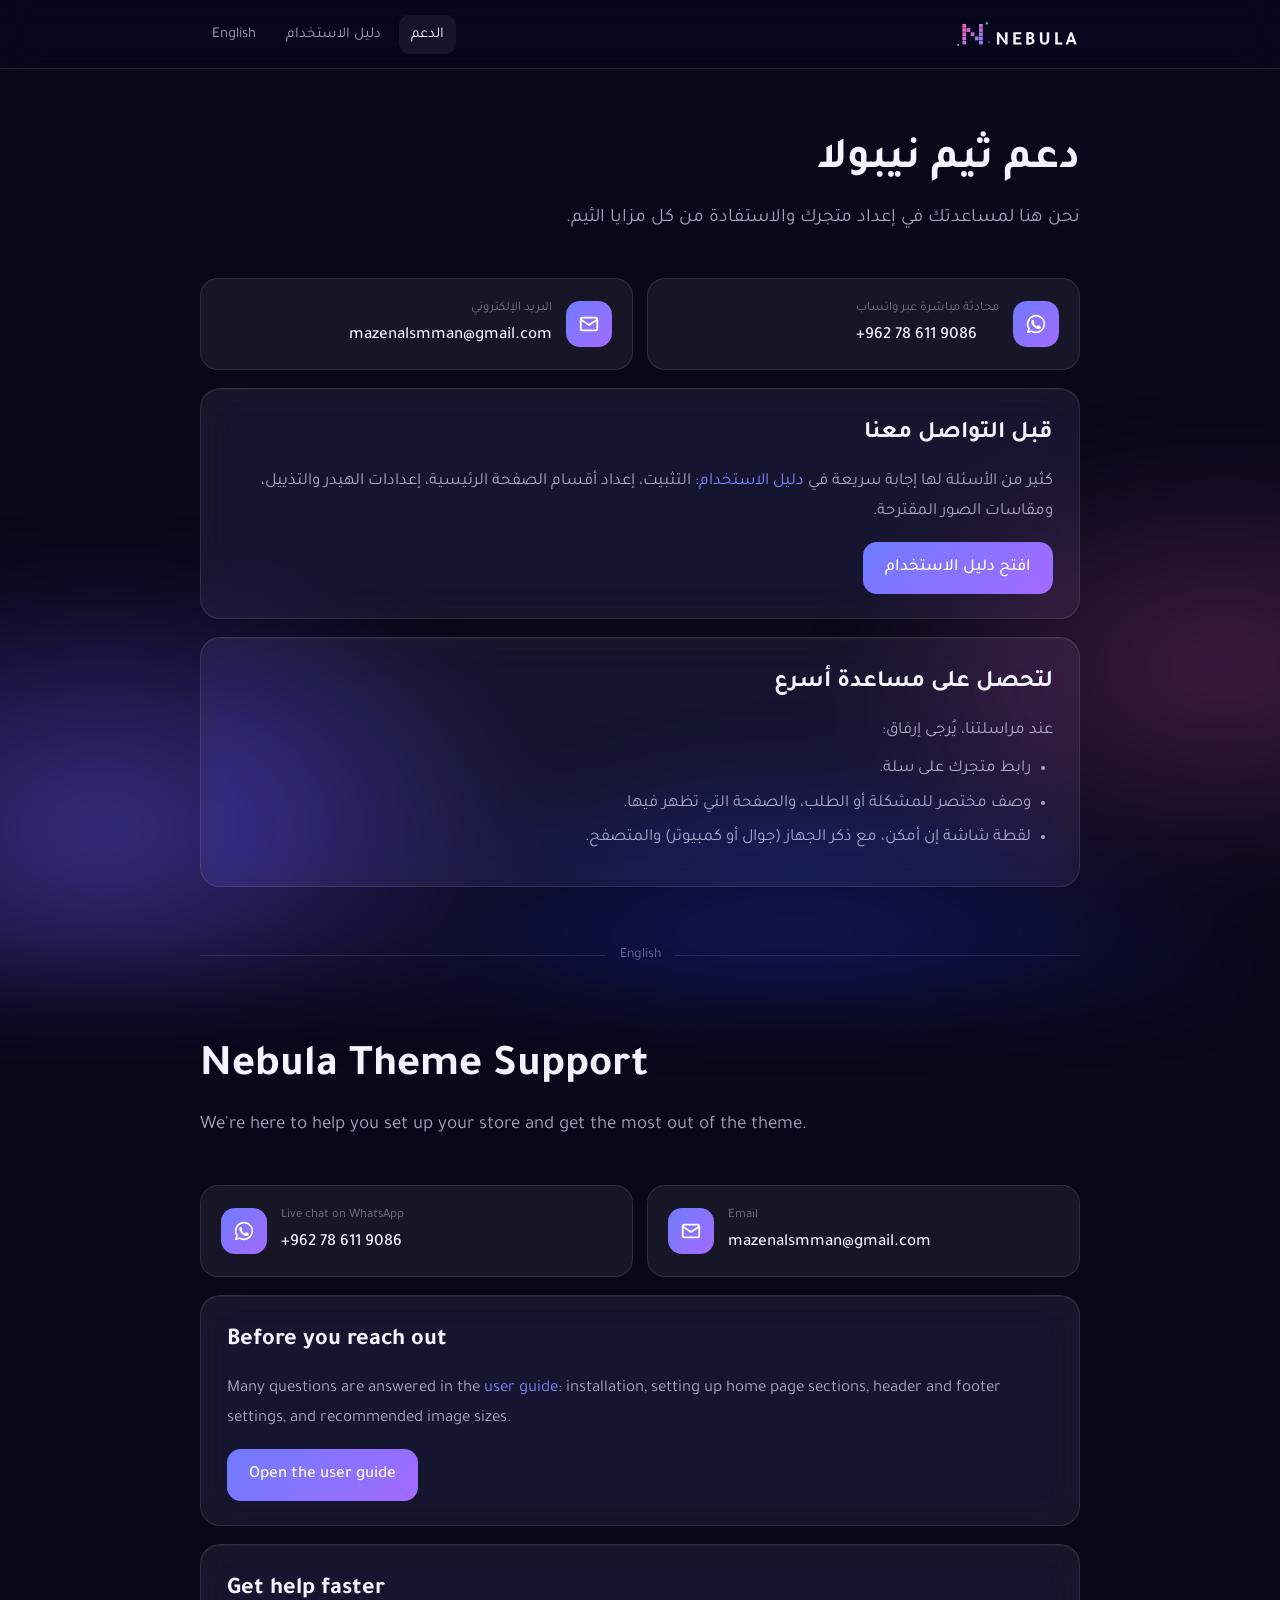
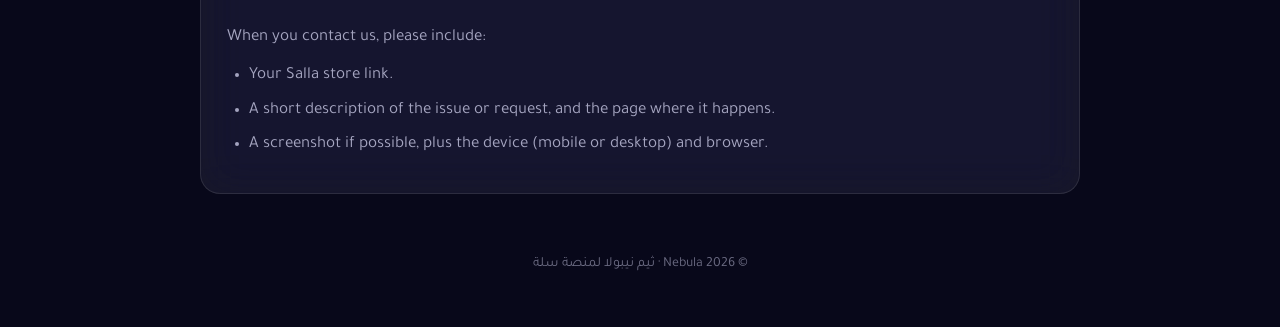
<file: index.html>
<!doctype html>
<html lang="ar" dir="rtl">
<head>
  <meta charset="utf-8">
  <meta name="viewport" content="width=device-width, initial-scale=1">
  <title>دعم ثيم نيبولا · Nebula Theme Support</title>
  <meta name="description" content="الدعم الفني لثيم نيبولا على منصة سلة — Support for the Nebula theme on Salla.">
  <link rel="icon" href="assets/favicon.png">
  <link rel="apple-touch-icon" href="assets/apple-touch-icon.png">
  <link rel="preconnect" href="https://fonts.googleapis.com">
  <link rel="preconnect" href="https://fonts.gstatic.com" crossorigin>
  <link href="https://fonts.googleapis.com/css2?family=Tajawal:wght@400;500;700&display=swap" rel="stylesheet">
  <link rel="stylesheet" href="assets/style.css">
</head>
<body>
  <header class="top">
    <div class="wrap">
      <a href="./"><img src="assets/logo.svg" alt="Nebula"></a>
      <nav>
        <a class="on" href="./">الدعم</a>
        <a href="guide/">دليل الاستخدام</a>
        <a href="#en">English</a>
      </nav>
    </div>
  </header>

  <main class="wrap">
    <!-- ===================== العربية ===================== -->
    <section class="hero">
      <h1>دعم ثيم نيبولا</h1>
      <p>نحن هنا لمساعدتك في إعداد متجرك والاستفادة من كل مزايا الثيم.</p>
    </section>

    <div class="contacts">
      <a class="contact" href="https://wa.me/962786119086" target="_blank" rel="noopener">
        <span class="ic"><svg viewBox="0 0 24 24" fill="#fff"><path d="M12 2a10 10 0 0 0-8.6 15.1L2 22l5-1.3A10 10 0 1 0 12 2zm0 18.2a8.2 8.2 0 0 1-4.2-1.2l-.3-.2-3 .8.8-2.9-.2-.3A8.2 8.2 0 1 1 12 20.2zm4.5-6.1c-.2-.1-1.5-.7-1.7-.8-.2-.1-.4-.1-.6.1l-.8 1c-.1.2-.3.2-.5.1a6.7 6.7 0 0 1-3.3-2.9c-.3-.4.2-.4.7-1.3.1-.2 0-.3 0-.4l-.8-1.8c-.2-.5-.4-.4-.6-.4h-.5a1 1 0 0 0-.7.3 2.9 2.9 0 0 0-.9 2.2 5 5 0 0 0 1.1 2.7 11.5 11.5 0 0 0 4.4 3.9c1.6.7 2.3.8 3.1.6.5-.1 1.5-.6 1.7-1.2.2-.6.2-1.1.1-1.2l-.5-.3z"/></svg></span>
        <div><small>محادثة مباشرة عبر واتساب</small><span>+962 78 611 9086</span></div>
      </a>
      <a class="contact" href="mailto:mazenalsmman@gmail.com">
        <span class="ic"><svg viewBox="0 0 24 24" fill="none" stroke="#fff" stroke-width="2" stroke-linecap="round" stroke-linejoin="round"><rect x="3" y="5" width="18" height="14" rx="2"/><path d="m3 7 9 6 9-6"/></svg></span>
        <div><small>البريد الإلكتروني</small><span>mazenalsmman@gmail.com</span></div>
      </a>
    </div>

    <div class="card">
      <h2>قبل التواصل معنا</h2>
      <p>كثير من الأسئلة لها إجابة سريعة في <a href="guide/">دليل الاستخدام</a>: التثبيت، إعداد أقسام الصفحة الرئيسية، إعدادات الهيدر والتذييل، ومقاسات الصور المقترحة.</p>
      <a class="btn" href="guide/">افتح دليل الاستخدام</a>
    </div>

    <div class="card">
      <h2>لتحصل على مساعدة أسرع</h2>
      <p>عند مراسلتنا، يُرجى إرفاق:</p>
      <ul>
        <li>رابط متجرك على سلة.</li>
        <li>وصف مختصر للمشكلة أو الطلب، والصفحة التي تظهر فيها.</li>
        <li>لقطة شاشة إن أمكن، مع ذكر الجهاز (جوال أو كمبيوتر) والمتصفح.</li>
      </ul>
    </div>

    <!-- ===================== English ===================== -->
    <div class="lang-divider" id="en">English</div>
    <div dir="ltr" lang="en">
      <section class="hero">
        <h1>Nebula Theme Support</h1>
        <p>We're here to help you set up your store and get the most out of the theme.</p>
      </section>

      <div class="contacts">
        <a class="contact" href="https://wa.me/962786119086" target="_blank" rel="noopener">
          <span class="ic"><svg viewBox="0 0 24 24" fill="#fff"><path d="M12 2a10 10 0 0 0-8.6 15.1L2 22l5-1.3A10 10 0 1 0 12 2zm0 18.2a8.2 8.2 0 0 1-4.2-1.2l-.3-.2-3 .8.8-2.9-.2-.3A8.2 8.2 0 1 1 12 20.2zm4.5-6.1c-.2-.1-1.5-.7-1.7-.8-.2-.1-.4-.1-.6.1l-.8 1c-.1.2-.3.2-.5.1a6.7 6.7 0 0 1-3.3-2.9c-.3-.4.2-.4.7-1.3.1-.2 0-.3 0-.4l-.8-1.8c-.2-.5-.4-.4-.6-.4h-.5a1 1 0 0 0-.7.3 2.9 2.9 0 0 0-.9 2.2 5 5 0 0 0 1.1 2.7 11.5 11.5 0 0 0 4.4 3.9c1.6.7 2.3.8 3.1.6.5-.1 1.5-.6 1.7-1.2.2-.6.2-1.1.1-1.2l-.5-.3z"/></svg></span>
          <div><small>Live chat on WhatsApp</small><span>+962 78 611 9086</span></div>
        </a>
        <a class="contact" href="mailto:mazenalsmman@gmail.com">
          <span class="ic"><svg viewBox="0 0 24 24" fill="none" stroke="#fff" stroke-width="2" stroke-linecap="round" stroke-linejoin="round"><rect x="3" y="5" width="18" height="14" rx="2"/><path d="m3 7 9 6 9-6"/></svg></span>
          <div><small>Email</small><span>mazenalsmman@gmail.com</span></div>
        </a>
      </div>

      <div class="card">
        <h2>Before you reach out</h2>
        <p>Many questions are answered in the <a href="guide/#en">user guide</a>: installation, setting up home page sections, header and footer settings, and recommended image sizes.</p>
        <a class="btn" href="guide/#en">Open the user guide</a>
      </div>

      <div class="card">
        <h2>Get help faster</h2>
        <p>When you contact us, please include:</p>
        <ul>
          <li>Your Salla store link.</li>
          <li>A short description of the issue or request, and the page where it happens.</li>
          <li>A screenshot if possible, plus the device (mobile or desktop) and browser.</li>
        </ul>
      </div>
    </div>
  </main>

  <footer>© 2026 Nebula · ثيم نيبولا لمنصة سلة</footer>
</body>
</html>
</file>
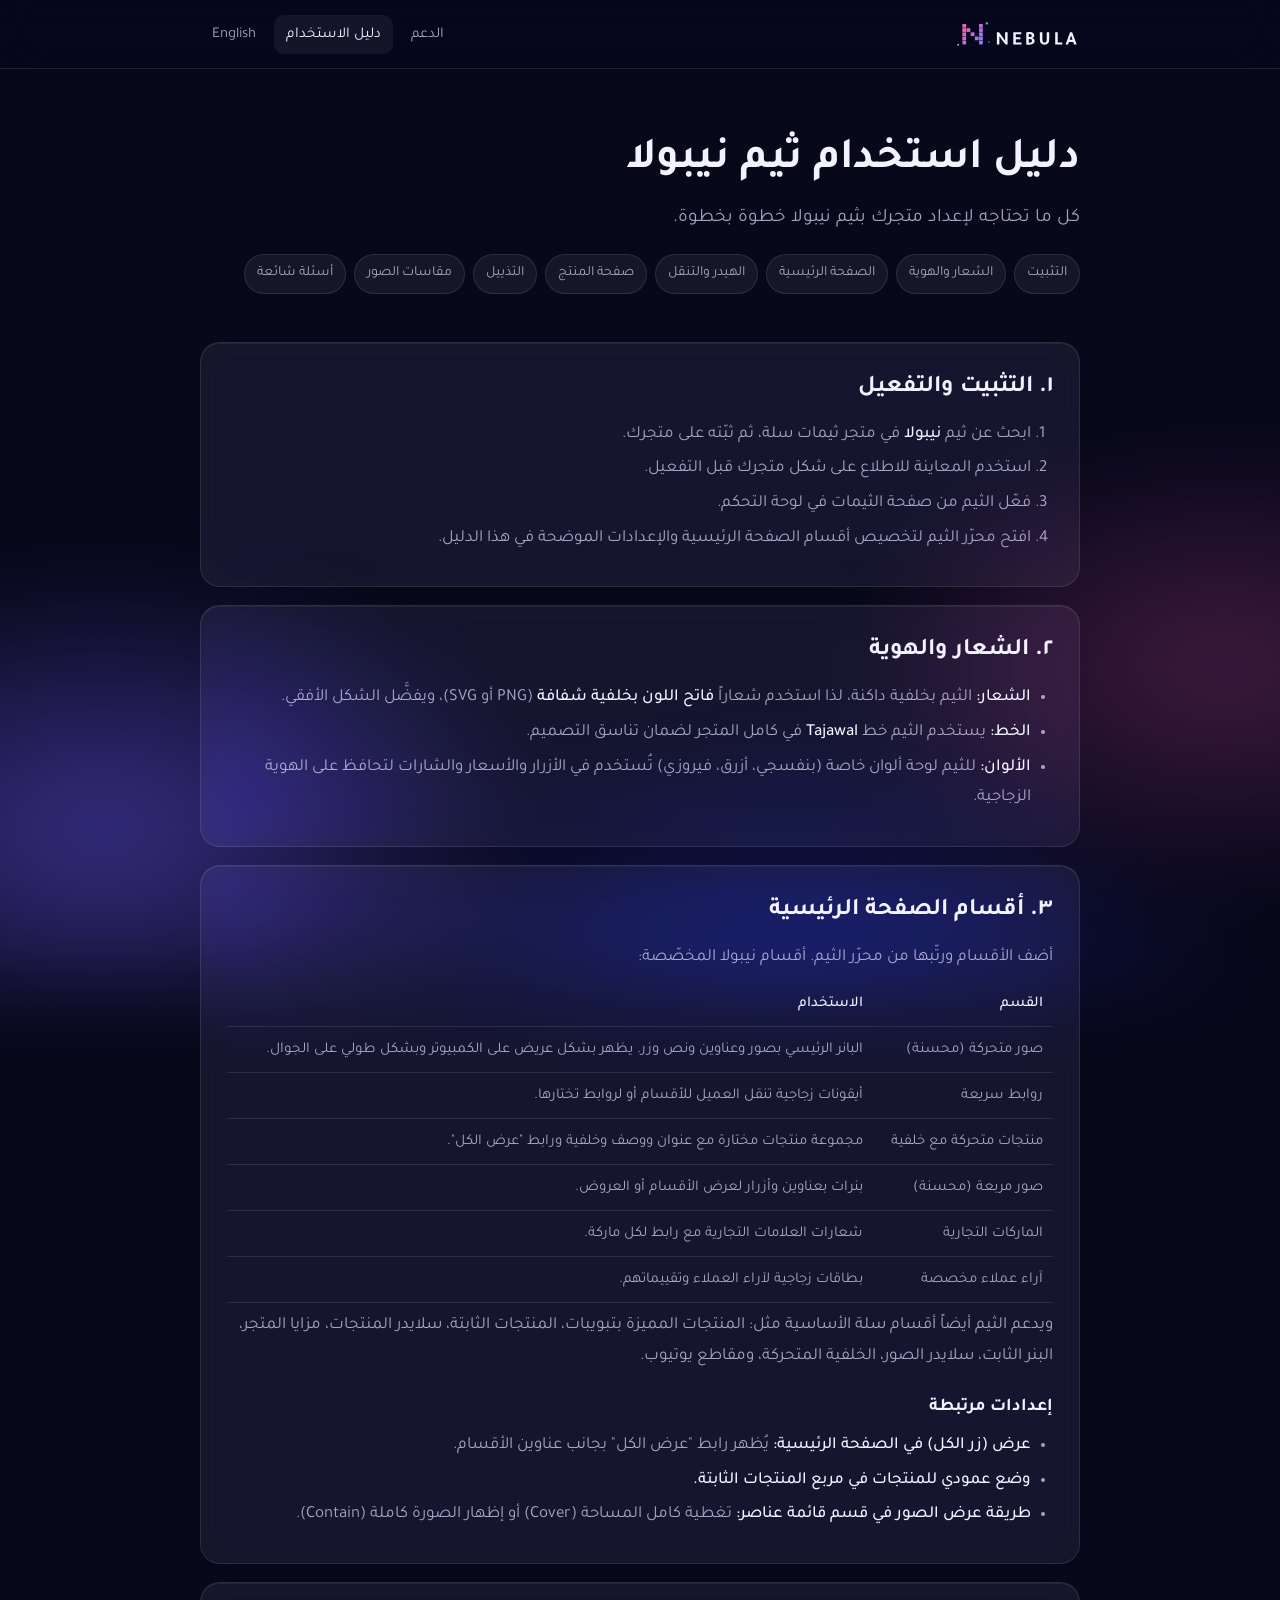
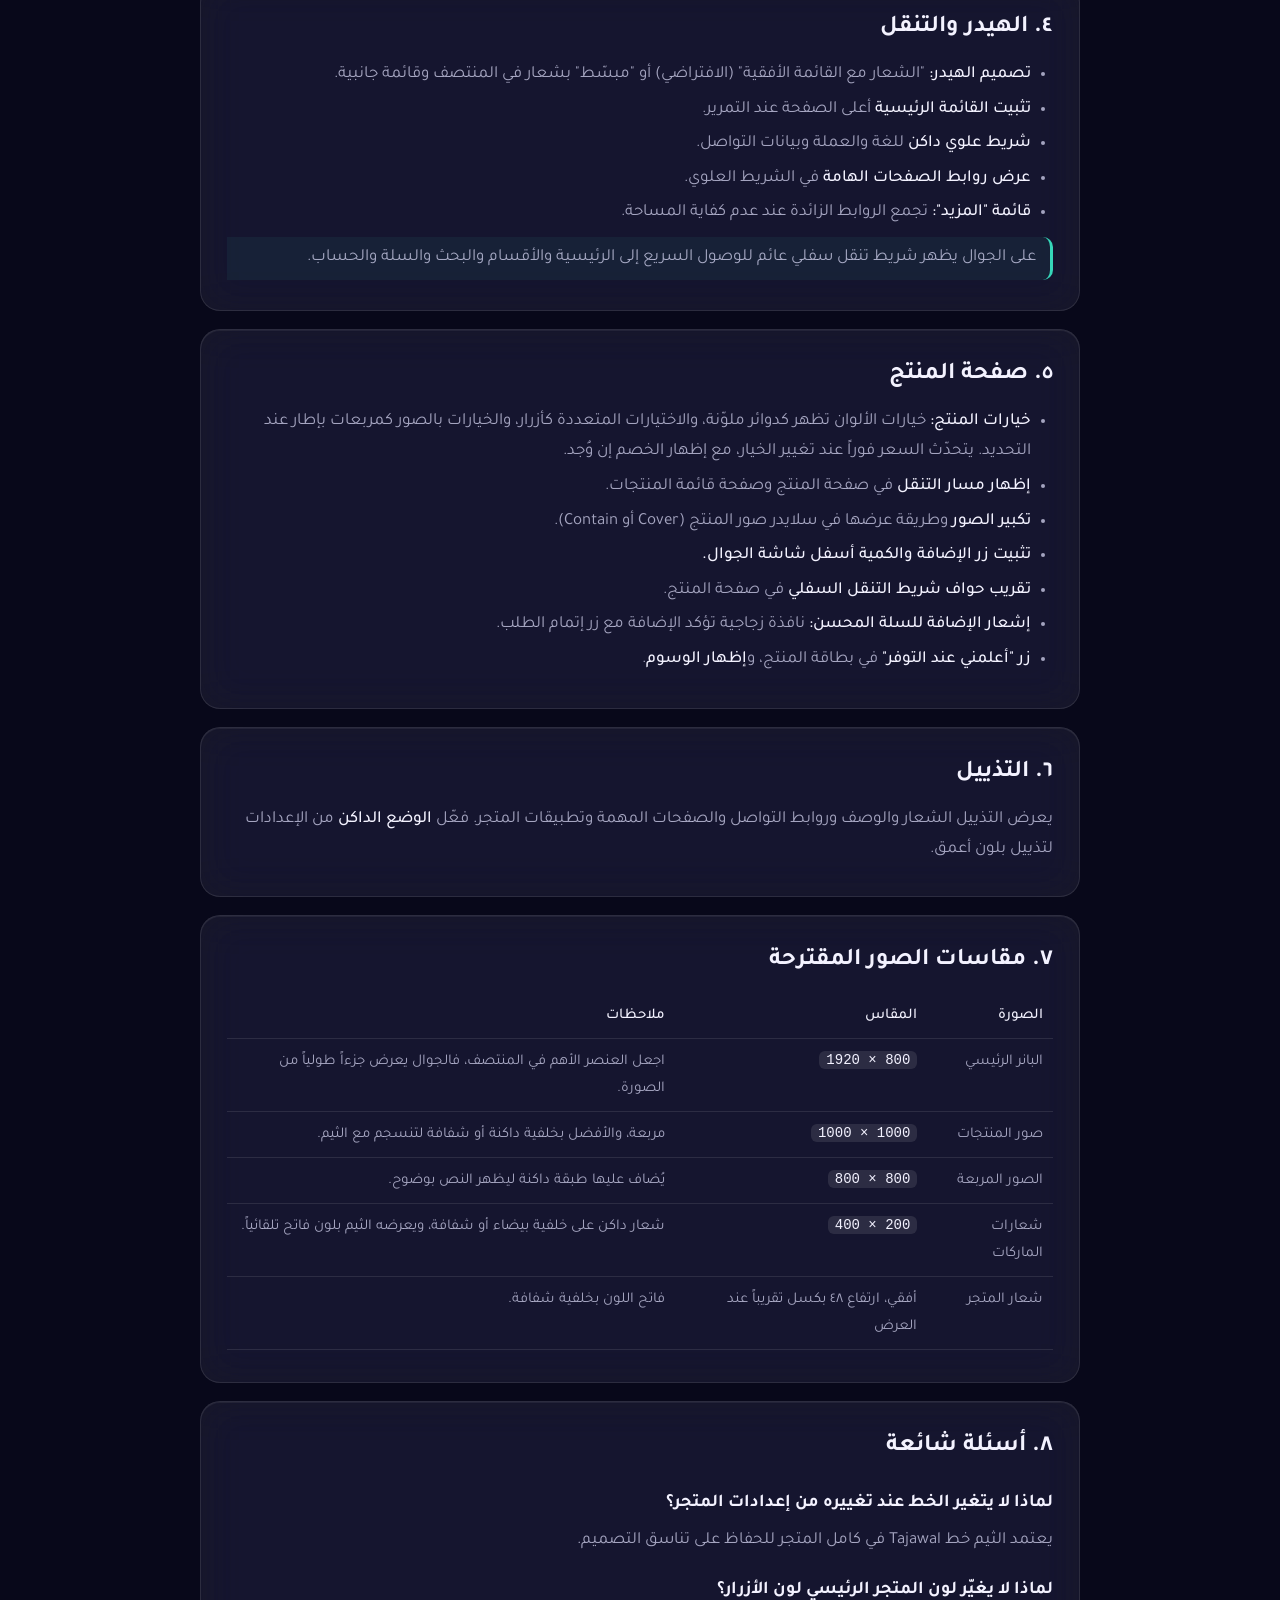
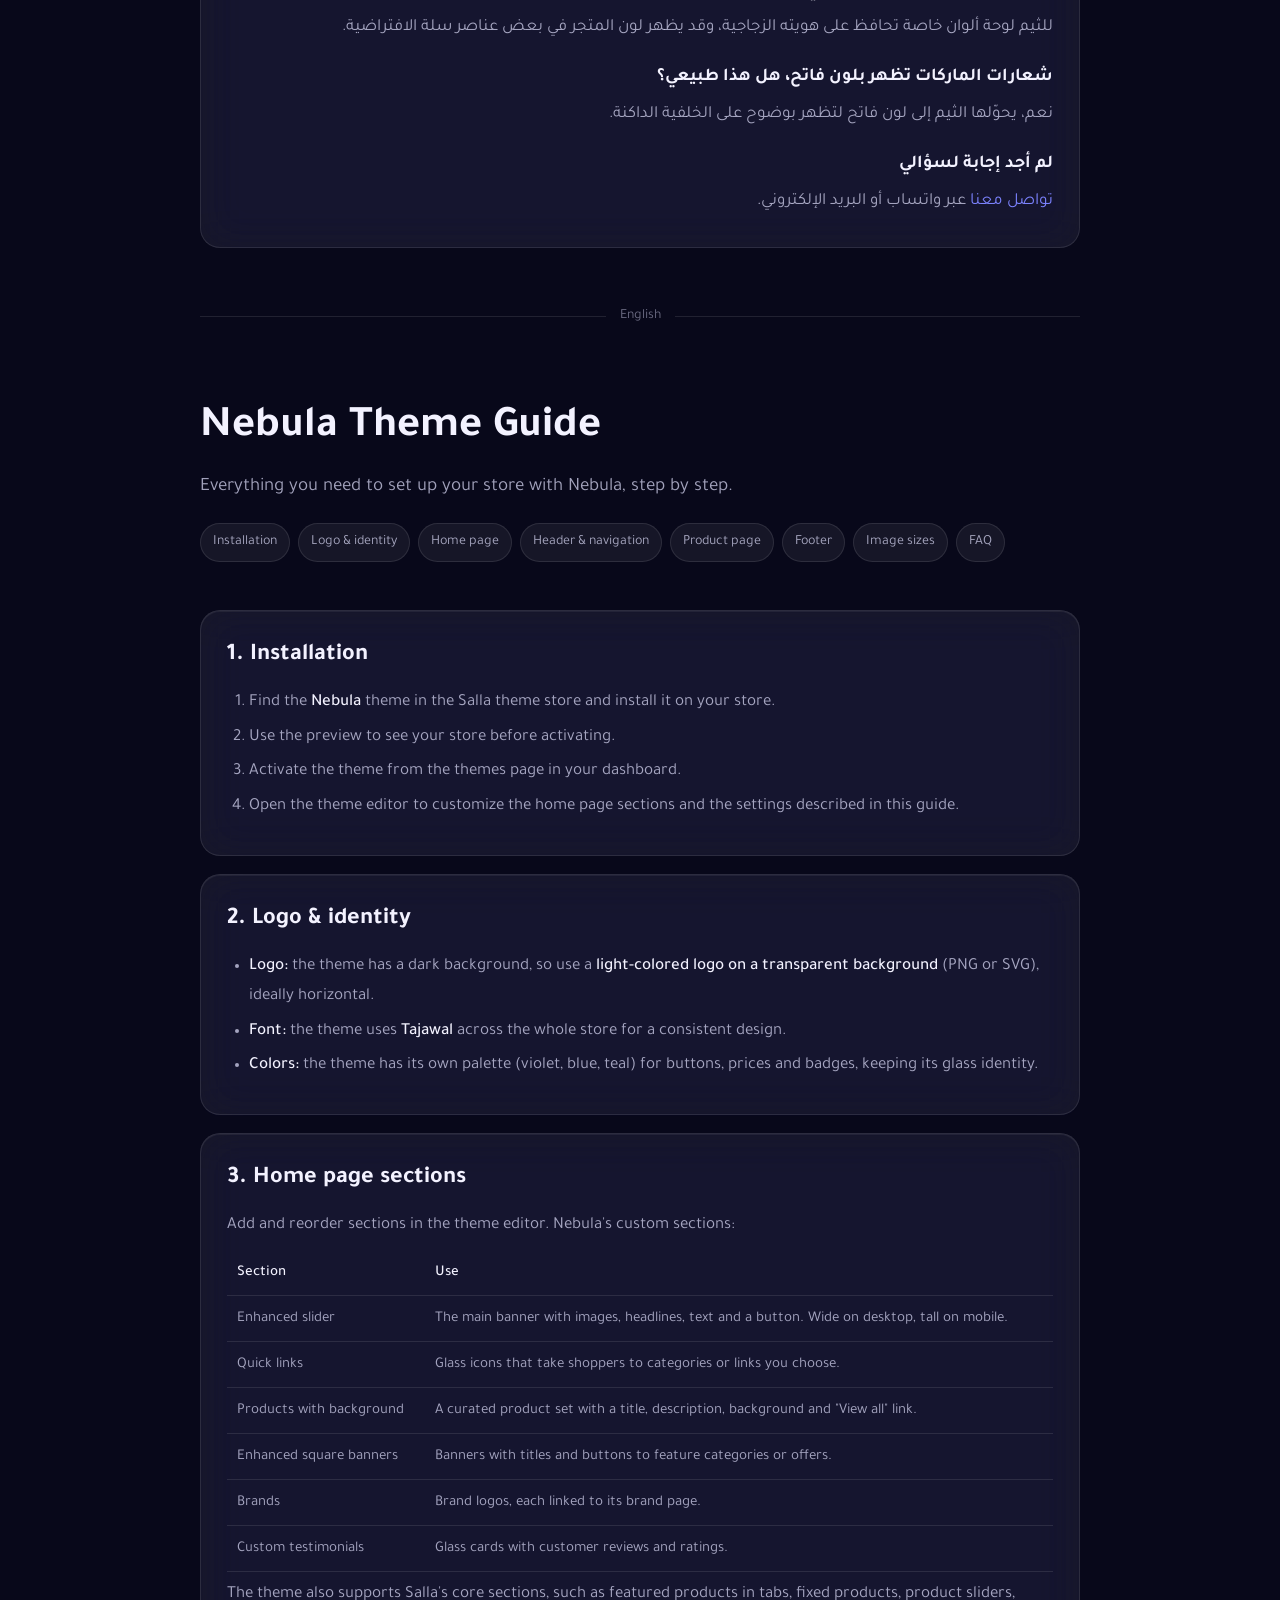
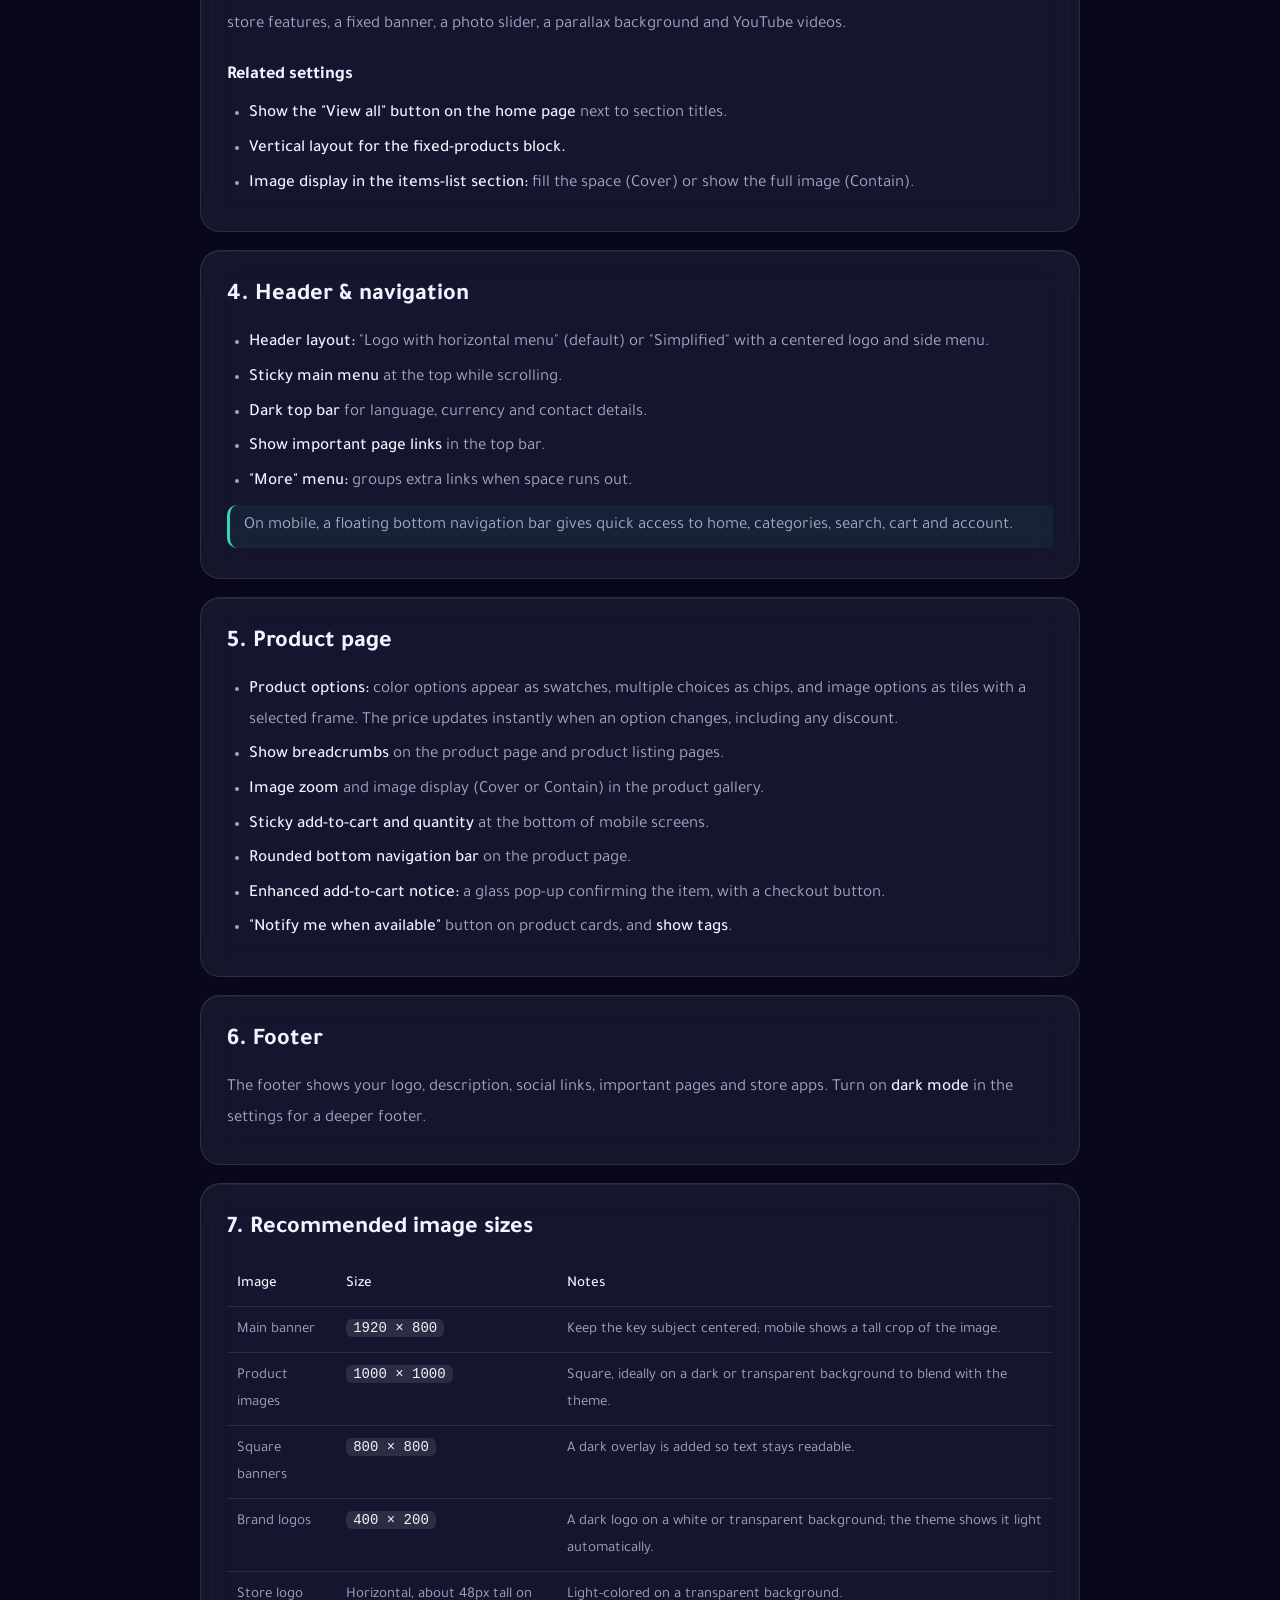
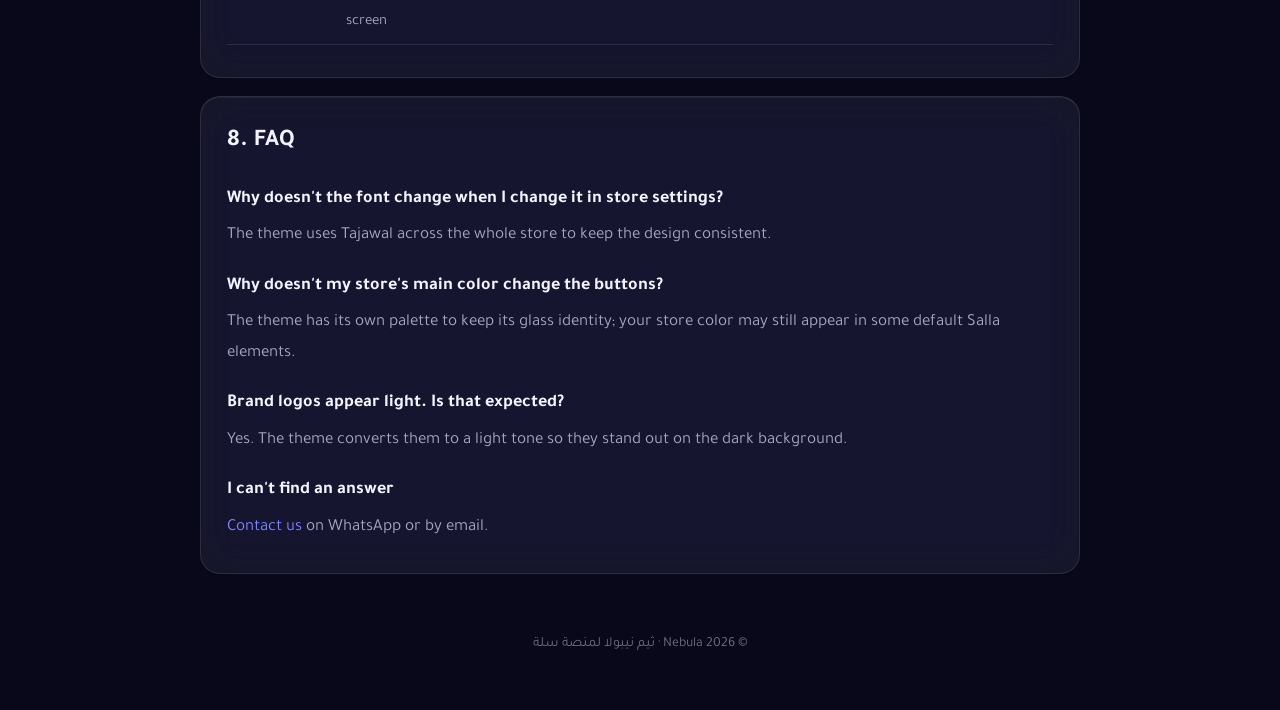
<file: guide/index.html>
<!doctype html>
<html lang="ar" dir="rtl">
<head>
  <meta charset="utf-8">
  <meta name="viewport" content="width=device-width, initial-scale=1">
  <title>دليل استخدام ثيم نيبولا · Nebula Theme Guide</title>
  <meta name="description" content="دليل إعداد واستخدام ثيم نيبولا على منصة سلة — Setup and usage guide for the Nebula theme on Salla.">
  <link rel="icon" href="../assets/favicon.png">
  <link rel="apple-touch-icon" href="../assets/apple-touch-icon.png">
  <link rel="preconnect" href="https://fonts.googleapis.com">
  <link rel="preconnect" href="https://fonts.gstatic.com" crossorigin>
  <link href="https://fonts.googleapis.com/css2?family=Tajawal:wght@400;500;700&display=swap" rel="stylesheet">
  <link rel="stylesheet" href="../assets/style.css">
</head>
<body>
  <header class="top">
    <div class="wrap">
      <a href="../"><img src="../assets/logo.svg" alt="Nebula"></a>
      <nav>
        <a href="../">الدعم</a>
        <a class="on" href="./">دليل الاستخدام</a>
        <a href="#en">English</a>
      </nav>
    </div>
  </header>

  <main class="wrap">
    <!-- ===================== العربية ===================== -->
    <section class="hero">
      <h1>دليل استخدام ثيم نيبولا</h1>
      <p>كل ما تحتاجه لإعداد متجرك بثيم نيبولا خطوة بخطوة.</p>
      <div class="toc">
        <a href="#ar-install">التثبيت</a>
        <a href="#ar-brand">الشعار والهوية</a>
        <a href="#ar-home">الصفحة الرئيسية</a>
        <a href="#ar-header">الهيدر والتنقل</a>
        <a href="#ar-product">صفحة المنتج</a>
        <a href="#ar-footer">التذييل</a>
        <a href="#ar-images">مقاسات الصور</a>
        <a href="#ar-faq">أسئلة شائعة</a>
      </div>
    </section>

    <div class="card" id="ar-install">
      <h2>١. التثبيت والتفعيل</h2>
      <ol>
        <li>ابحث عن ثيم <b>نيبولا</b> في متجر ثيمات سلة، ثم ثبّته على متجرك.</li>
        <li>استخدم المعاينة للاطلاع على شكل متجرك قبل التفعيل.</li>
        <li>فعّل الثيم من صفحة الثيمات في لوحة التحكم.</li>
        <li>افتح محرّر الثيم لتخصيص أقسام الصفحة الرئيسية والإعدادات الموضحة في هذا الدليل.</li>
      </ol>
    </div>

    <div class="card" id="ar-brand">
      <h2>٢. الشعار والهوية</h2>
      <ul>
        <li><b>الشعار:</b> الثيم بخلفية داكنة، لذا استخدم شعاراً <b>فاتح اللون بخلفية شفافة</b> (PNG أو SVG)، ويفضَّل الشكل الأفقي.</li>
        <li><b>الخط:</b> يستخدم الثيم خط <b>Tajawal</b> في كامل المتجر لضمان تناسق التصميم.</li>
        <li><b>الألوان:</b> للثيم لوحة ألوان خاصة (بنفسجي، أزرق، فيروزي) تُستخدم في الأزرار والأسعار والشارات لتحافظ على الهوية الزجاجية.</li>
      </ul>
    </div>

    <div class="card" id="ar-home">
      <h2>٣. أقسام الصفحة الرئيسية</h2>
      <p>أضف الأقسام ورتّبها من محرّر الثيم. أقسام نيبولا المخصّصة:</p>
      <table>
        <tr><th>القسم</th><th>الاستخدام</th></tr>
        <tr><td>صور متحركة (محسنة)</td><td>البانر الرئيسي بصور وعناوين ونص وزر. يظهر بشكل عريض على الكمبيوتر وبشكل طولي على الجوال.</td></tr>
        <tr><td>روابط سريعة</td><td>أيقونات زجاجية تنقل العميل للأقسام أو لروابط تختارها.</td></tr>
        <tr><td>منتجات متحركة مع خلفية</td><td>مجموعة منتجات مختارة مع عنوان ووصف وخلفية ورابط "عرض الكل".</td></tr>
        <tr><td>صور مربعة (محسنة)</td><td>بنرات بعناوين وأزرار لعرض الأقسام أو العروض.</td></tr>
        <tr><td>الماركات التجارية</td><td>شعارات العلامات التجارية مع رابط لكل ماركة.</td></tr>
        <tr><td>آراء عملاء مخصصة</td><td>بطاقات زجاجية لآراء العملاء وتقييماتهم.</td></tr>
      </table>
      <p>ويدعم الثيم أيضاً أقسام سلة الأساسية مثل: المنتجات المميزة بتبويبات، المنتجات الثابتة، سلايدر المنتجات، مزايا المتجر، البنر الثابت، سلايدر الصور، الخلفية المتحركة، ومقاطع يوتيوب.</p>
      <h3>إعدادات مرتبطة</h3>
      <ul>
        <li><b>عرض (زر الكل) في الصفحة الرئيسية:</b> يُظهر رابط "عرض الكل" بجانب عناوين الأقسام.</li>
        <li><b>وضع عمودي للمنتجات في مربع المنتجات الثابتة.</b></li>
        <li><b>طريقة عرض الصور في قسم قائمة عناصر:</b> تغطية كامل المساحة (Cover) أو إظهار الصورة كاملة (Contain).</li>
      </ul>
    </div>

    <div class="card" id="ar-header">
      <h2>٤. الهيدر والتنقل</h2>
      <ul>
        <li><b>تصميم الهيدر:</b> "الشعار مع القائمة الأفقية" (الافتراضي) أو "مبسّط" بشعار في المنتصف وقائمة جانبية.</li>
        <li><b>تثبيت القائمة الرئيسية</b> أعلى الصفحة عند التمرير.</li>
        <li><b>شريط علوي داكن</b> للغة والعملة وبيانات التواصل.</li>
        <li><b>عرض روابط الصفحات الهامة</b> في الشريط العلوي.</li>
        <li><b>قائمة "المزيد":</b> تجمع الروابط الزائدة عند عدم كفاية المساحة.</li>
      </ul>
      <p class="tip">على الجوال يظهر شريط تنقل سفلي عائم للوصول السريع إلى الرئيسية والأقسام والبحث والسلة والحساب.</p>
    </div>

    <div class="card" id="ar-product">
      <h2>٥. صفحة المنتج</h2>
      <ul>
        <li><b>خيارات المنتج:</b> خيارات الألوان تظهر كدوائر ملوّنة، والاختيارات المتعددة كأزرار، والخيارات بالصور كمربعات بإطار عند التحديد. يتحدّث السعر فوراً عند تغيير الخيار، مع إظهار الخصم إن وُجد.</li>
        <li><b>إظهار مسار التنقل</b> في صفحة المنتج وصفحة قائمة المنتجات.</li>
        <li><b>تكبير الصور</b> وطريقة عرضها في سلايدر صور المنتج (Cover أو Contain).</li>
        <li><b>تثبيت زر الإضافة والكمية أسفل شاشة الجوال.</b></li>
        <li><b>تقريب حواف شريط التنقل السفلي</b> في صفحة المنتج.</li>
        <li><b>إشعار الإضافة للسلة المحسن:</b> نافذة زجاجية تؤكد الإضافة مع زر إتمام الطلب.</li>
        <li><b>زر "أعلمني عند التوفر"</b> في بطاقة المنتج، و<b>إظهار الوسوم</b>.</li>
      </ul>
    </div>

    <div class="card" id="ar-footer">
      <h2>٦. التذييل</h2>
      <p>يعرض التذييل الشعار والوصف وروابط التواصل والصفحات المهمة وتطبيقات المتجر. فعّل <b>الوضع الداكن</b> من الإعدادات لتذييل بلون أعمق.</p>
    </div>

    <div class="card" id="ar-images">
      <h2>٧. مقاسات الصور المقترحة</h2>
      <table>
        <tr><th>الصورة</th><th>المقاس</th><th>ملاحظات</th></tr>
        <tr><td>البانر الرئيسي</td><td><code>1920 × 800</code></td><td>اجعل العنصر الأهم في المنتصف، فالجوال يعرض جزءاً طولياً من الصورة.</td></tr>
        <tr><td>صور المنتجات</td><td><code>1000 × 1000</code></td><td>مربعة، والأفضل بخلفية داكنة أو شفافة لتنسجم مع الثيم.</td></tr>
        <tr><td>الصور المربعة</td><td><code>800 × 800</code></td><td>يُضاف عليها طبقة داكنة ليظهر النص بوضوح.</td></tr>
        <tr><td>شعارات الماركات</td><td><code>400 × 200</code></td><td>شعار داكن على خلفية بيضاء أو شفافة، ويعرضه الثيم بلون فاتح تلقائياً.</td></tr>
        <tr><td>شعار المتجر</td><td>أفقي، ارتفاع ٤٨ بكسل تقريباً عند العرض</td><td>فاتح اللون بخلفية شفافة.</td></tr>
      </table>
    </div>

    <div class="card" id="ar-faq">
      <h2>٨. أسئلة شائعة</h2>
      <h3>لماذا لا يتغير الخط عند تغييره من إعدادات المتجر؟</h3>
      <p>يعتمد الثيم خط Tajawal في كامل المتجر للحفاظ على تناسق التصميم.</p>
      <h3>لماذا لا يغيّر لون المتجر الرئيسي لون الأزرار؟</h3>
      <p>للثيم لوحة ألوان خاصة تحافظ على هويته الزجاجية، وقد يظهر لون المتجر في بعض عناصر سلة الافتراضية.</p>
      <h3>شعارات الماركات تظهر بلون فاتح، هل هذا طبيعي؟</h3>
      <p>نعم، يحوّلها الثيم إلى لون فاتح لتظهر بوضوح على الخلفية الداكنة.</p>
      <h3>لم أجد إجابة لسؤالي</h3>
      <p><a href="../">تواصل معنا</a> عبر واتساب أو البريد الإلكتروني.</p>
    </div>

    <!-- ===================== English ===================== -->
    <div class="lang-divider" id="en">English</div>
    <div dir="ltr" lang="en">
      <section class="hero">
        <h1>Nebula Theme Guide</h1>
        <p>Everything you need to set up your store with Nebula, step by step.</p>
        <div class="toc">
          <a href="#en-install">Installation</a>
          <a href="#en-brand">Logo &amp; identity</a>
          <a href="#en-home">Home page</a>
          <a href="#en-header">Header &amp; navigation</a>
          <a href="#en-product">Product page</a>
          <a href="#en-footer">Footer</a>
          <a href="#en-images">Image sizes</a>
          <a href="#en-faq">FAQ</a>
        </div>
      </section>

      <div class="card" id="en-install">
        <h2>1. Installation</h2>
        <ol>
          <li>Find the <b>Nebula</b> theme in the Salla theme store and install it on your store.</li>
          <li>Use the preview to see your store before activating.</li>
          <li>Activate the theme from the themes page in your dashboard.</li>
          <li>Open the theme editor to customize the home page sections and the settings described in this guide.</li>
        </ol>
      </div>

      <div class="card" id="en-brand">
        <h2>2. Logo &amp; identity</h2>
        <ul>
          <li><b>Logo:</b> the theme has a dark background, so use a <b>light-colored logo on a transparent background</b> (PNG or SVG), ideally horizontal.</li>
          <li><b>Font:</b> the theme uses <b>Tajawal</b> across the whole store for a consistent design.</li>
          <li><b>Colors:</b> the theme has its own palette (violet, blue, teal) for buttons, prices and badges, keeping its glass identity.</li>
        </ul>
      </div>

      <div class="card" id="en-home">
        <h2>3. Home page sections</h2>
        <p>Add and reorder sections in the theme editor. Nebula's custom sections:</p>
        <table>
          <tr><th>Section</th><th>Use</th></tr>
          <tr><td>Enhanced slider</td><td>The main banner with images, headlines, text and a button. Wide on desktop, tall on mobile.</td></tr>
          <tr><td>Quick links</td><td>Glass icons that take shoppers to categories or links you choose.</td></tr>
          <tr><td>Products with background</td><td>A curated product set with a title, description, background and "View all" link.</td></tr>
          <tr><td>Enhanced square banners</td><td>Banners with titles and buttons to feature categories or offers.</td></tr>
          <tr><td>Brands</td><td>Brand logos, each linked to its brand page.</td></tr>
          <tr><td>Custom testimonials</td><td>Glass cards with customer reviews and ratings.</td></tr>
        </table>
        <p>The theme also supports Salla's core sections, such as featured products in tabs, fixed products, product sliders, store features, a fixed banner, a photo slider, a parallax background and YouTube videos.</p>
        <h3>Related settings</h3>
        <ul>
          <li><b>Show the "View all" button on the home page</b> next to section titles.</li>
          <li><b>Vertical layout for the fixed-products block.</b></li>
          <li><b>Image display in the items-list section:</b> fill the space (Cover) or show the full image (Contain).</li>
        </ul>
      </div>

      <div class="card" id="en-header">
        <h2>4. Header &amp; navigation</h2>
        <ul>
          <li><b>Header layout:</b> "Logo with horizontal menu" (default) or "Simplified" with a centered logo and side menu.</li>
          <li><b>Sticky main menu</b> at the top while scrolling.</li>
          <li><b>Dark top bar</b> for language, currency and contact details.</li>
          <li><b>Show important page links</b> in the top bar.</li>
          <li><b>"More" menu:</b> groups extra links when space runs out.</li>
        </ul>
        <p class="tip">On mobile, a floating bottom navigation bar gives quick access to home, categories, search, cart and account.</p>
      </div>

      <div class="card" id="en-product">
        <h2>5. Product page</h2>
        <ul>
          <li><b>Product options:</b> color options appear as swatches, multiple choices as chips, and image options as tiles with a selected frame. The price updates instantly when an option changes, including any discount.</li>
          <li><b>Show breadcrumbs</b> on the product page and product listing pages.</li>
          <li><b>Image zoom</b> and image display (Cover or Contain) in the product gallery.</li>
          <li><b>Sticky add-to-cart and quantity</b> at the bottom of mobile screens.</li>
          <li><b>Rounded bottom navigation bar</b> on the product page.</li>
          <li><b>Enhanced add-to-cart notice:</b> a glass pop-up confirming the item, with a checkout button.</li>
          <li><b>"Notify me when available"</b> button on product cards, and <b>show tags</b>.</li>
        </ul>
      </div>

      <div class="card" id="en-footer">
        <h2>6. Footer</h2>
        <p>The footer shows your logo, description, social links, important pages and store apps. Turn on <b>dark mode</b> in the settings for a deeper footer.</p>
      </div>

      <div class="card" id="en-images">
        <h2>7. Recommended image sizes</h2>
        <table>
          <tr><th>Image</th><th>Size</th><th>Notes</th></tr>
          <tr><td>Main banner</td><td><code>1920 × 800</code></td><td>Keep the key subject centered; mobile shows a tall crop of the image.</td></tr>
          <tr><td>Product images</td><td><code>1000 × 1000</code></td><td>Square, ideally on a dark or transparent background to blend with the theme.</td></tr>
          <tr><td>Square banners</td><td><code>800 × 800</code></td><td>A dark overlay is added so text stays readable.</td></tr>
          <tr><td>Brand logos</td><td><code>400 × 200</code></td><td>A dark logo on a white or transparent background; the theme shows it light automatically.</td></tr>
          <tr><td>Store logo</td><td>Horizontal, about 48px tall on screen</td><td>Light-colored on a transparent background.</td></tr>
        </table>
      </div>

      <div class="card" id="en-faq">
        <h2>8. FAQ</h2>
        <h3>Why doesn't the font change when I change it in store settings?</h3>
        <p>The theme uses Tajawal across the whole store to keep the design consistent.</p>
        <h3>Why doesn't my store's main color change the buttons?</h3>
        <p>The theme has its own palette to keep its glass identity; your store color may still appear in some default Salla elements.</p>
        <h3>Brand logos appear light. Is that expected?</h3>
        <p>Yes. The theme converts them to a light tone so they stand out on the dark background.</p>
        <h3>I can't find an answer</h3>
        <p><a href="../#en">Contact us</a> on WhatsApp or by email.</p>
      </div>
    </div>
  </main>

  <footer>© 2026 Nebula · ثيم نيبولا لمنصة سلة</footer>
</body>
</html>
</file>
<file: assets/style.css>
:root {
  --bg: #08081a;
  --raised: #12132e;
  --surface: rgba(255, 255, 255, 0.06);
  --surface-strong: rgba(255, 255, 255, 0.1);
  --border: rgba(255, 255, 255, 0.1);
  --text: #f3f2ff;
  --muted: rgba(226, 226, 255, 0.7);
  --faint: rgba(226, 226, 255, 0.45);
  --accent: #7c83ff;
  --teal: #36d6b8;
  --pink: #ff5ca8;
  --grad: linear-gradient(135deg, #6f7bff 0%, #a36bff 100%);
  color-scheme: dark;
}

* { box-sizing: border-box; }

html { background: var(--bg); scroll-behavior: smooth; }

body {
  margin: 0;
  font-family: 'Tajawal', system-ui, sans-serif;
  color: var(--text);
  line-height: 1.8;
  font-size: 17px;
  min-height: 100vh;
}

body::before {
  content: '';
  position: fixed;
  inset: -10%;
  z-index: -1;
  pointer-events: none;
  background:
    radial-gradient(40% 35% at 15% 85%, rgba(111, 92, 255, 0.45), transparent 70%),
    radial-gradient(35% 30% at 88% 70%, rgba(209, 75, 160, 0.28), transparent 70%),
    radial-gradient(45% 40% at 60% 105%, rgba(44, 60, 255, 0.35), transparent 70%);
  filter: blur(40px);
}

a { color: var(--accent); text-decoration: none; }
a:hover { text-decoration: underline; }

.wrap { max-width: 920px; margin: 0 auto; padding: 0 20px; }

/* Top bar */
.top {
  position: sticky;
  top: 0;
  z-index: 10;
  background: rgba(8, 8, 26, 0.6);
  backdrop-filter: blur(18px) saturate(150%);
  -webkit-backdrop-filter: blur(18px) saturate(150%);
  border-bottom: 1px solid var(--border);
}
.top .wrap { display: flex; align-items: center; justify-content: space-between; gap: 16px; min-height: 68px; }
.top img { height: 30px; display: block; }
.top nav { display: flex; gap: 6px; flex-wrap: wrap; }
.top nav a {
  color: var(--muted);
  padding: 6px 12px;
  border-radius: 10px;
  font-size: 15px;
}
.top nav a:hover, .top nav a.on { color: var(--text); background: var(--surface); text-decoration: none; }

/* Hero */
.hero { padding: 64px 0 24px; }
.hero h1 { font-size: clamp(30px, 5vw, 44px); line-height: 1.3; margin: 0 0 12px; font-weight: 700; }
.hero p { color: var(--muted); margin: 0; font-size: 19px; }

/* Glass cards */
.card {
  background: var(--surface);
  border: 1px solid var(--border);
  border-radius: 20px;
  backdrop-filter: blur(20px) saturate(150%);
  -webkit-backdrop-filter: blur(20px) saturate(150%);
  box-shadow: inset 0 1px 0 rgba(255, 255, 255, 0.06);
  padding: 24px 26px;
  margin: 18px 0;
}
.card h2 { margin: 0 0 10px; font-size: 24px; font-weight: 700; }
.card h3 { margin: 18px 0 6px; font-size: 18px; font-weight: 700; }
.card p { margin: 6px 0; color: var(--muted); }
.card ul, .card ol { margin: 8px 0; padding-inline-start: 22px; color: var(--muted); }
.card li { margin: 4px 0; }
.card li b, .card p b { color: var(--text); font-weight: 500; }

.contacts { display: grid; grid-template-columns: repeat(auto-fit, minmax(240px, 1fr)); gap: 14px; margin: 18px 0; }
.contact {
  display: flex; align-items: center; gap: 14px;
  background: var(--surface); border: 1px solid var(--border); border-radius: 18px;
  padding: 18px 20px; color: var(--text);
  transition: border-color .25s, box-shadow .25s, transform .25s;
}
.contact:hover { text-decoration: none; border-color: var(--accent); box-shadow: 0 10px 40px -12px rgba(124,131,255,.55); transform: translateY(-2px); }
.contact .ic { width: 46px; height: 46px; border-radius: 14px; display: grid; place-items: center; background: var(--grad); flex-shrink: 0; }
.contact .ic svg { width: 22px; height: 22px; }
.contact small { display: block; color: var(--faint); font-size: 13px; }
.contact span { display: block; font-weight: 500; direction: ltr; unicode-bidi: plaintext; }

.btn {
  display: inline-block; background: var(--grad); color: #fff; font-weight: 500;
  padding: 11px 22px; border-radius: 14px; margin-top: 8px;
}
.btn:hover { text-decoration: none; filter: brightness(1.08); }

.toc { display: flex; flex-wrap: wrap; gap: 8px; margin: 18px 0 6px; }
.toc a { background: var(--surface); border: 1px solid var(--border); color: var(--muted); padding: 6px 12px; border-radius: 999px; font-size: 14px; }
.toc a:hover { color: var(--text); border-color: var(--accent); text-decoration: none; }

table { width: 100%; border-collapse: collapse; margin: 8px 0; font-size: 15px; }
th, td { text-align: start; padding: 9px 10px; border-bottom: 1px solid var(--border); vertical-align: top; }
th { color: var(--text); font-weight: 500; }
td { color: var(--muted); }
td code, p code, li code { direction: ltr; unicode-bidi: embed; }
code { background: var(--surface-strong); padding: 1px 7px; border-radius: 6px; font-size: 14px; color: var(--text); }

.tip { border-inline-start: 3px solid var(--teal); padding: 6px 14px; margin: 12px 0; color: var(--muted); background: rgba(54,214,184,.06); border-radius: 0 10px 10px 0; }
[dir='ltr'] .tip { border-radius: 10px 0 0 10px; }

.lang-divider { margin: 56px 0 8px; display: flex; align-items: center; gap: 14px; color: var(--faint); font-size: 14px; }
.lang-divider::before, .lang-divider::after { content: ''; flex: 1; height: 1px; background: var(--border); }

footer { color: var(--faint); font-size: 14px; padding: 40px 0 50px; text-align: center; }

@media (max-width: 600px) {
  body { font-size: 16px; }
  .card { padding: 20px; }
  .top nav a { padding: 6px 8px; font-size: 14px; }
  table { font-size: 14px; }
}
</file>
